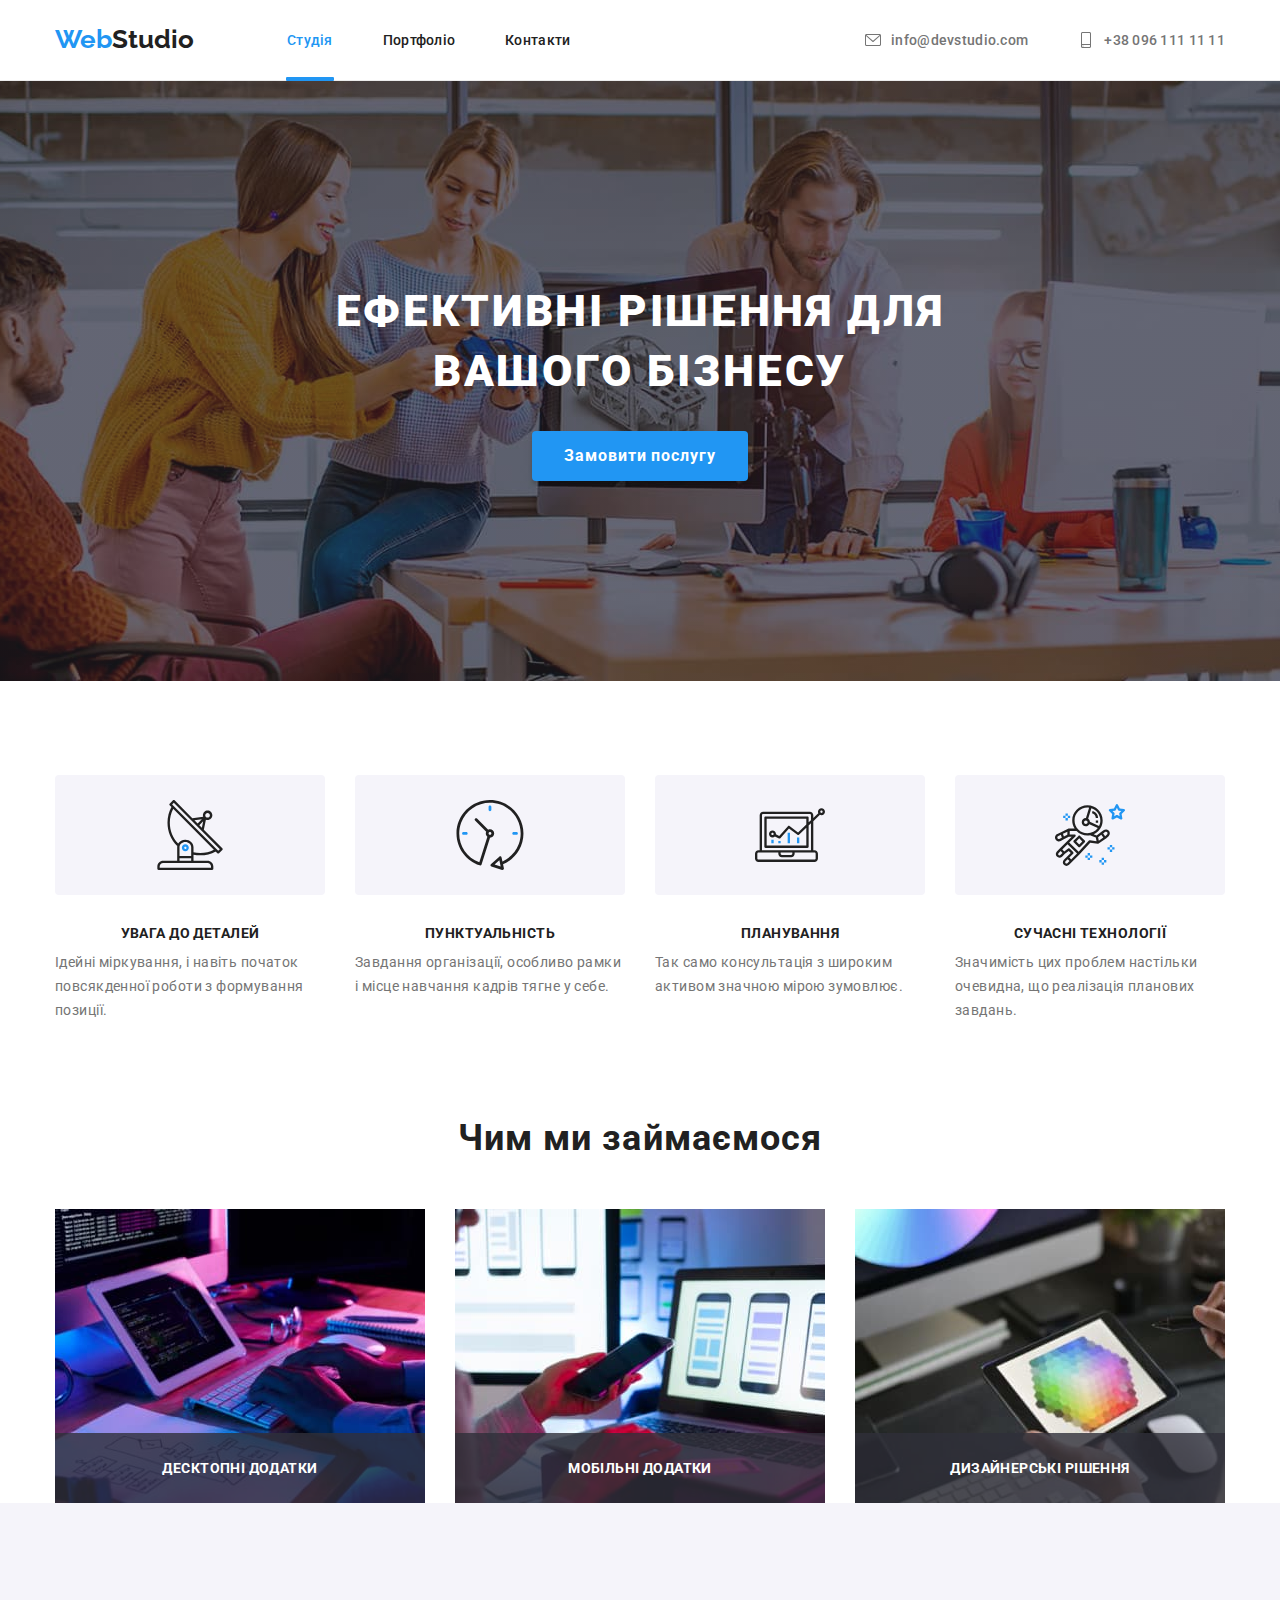
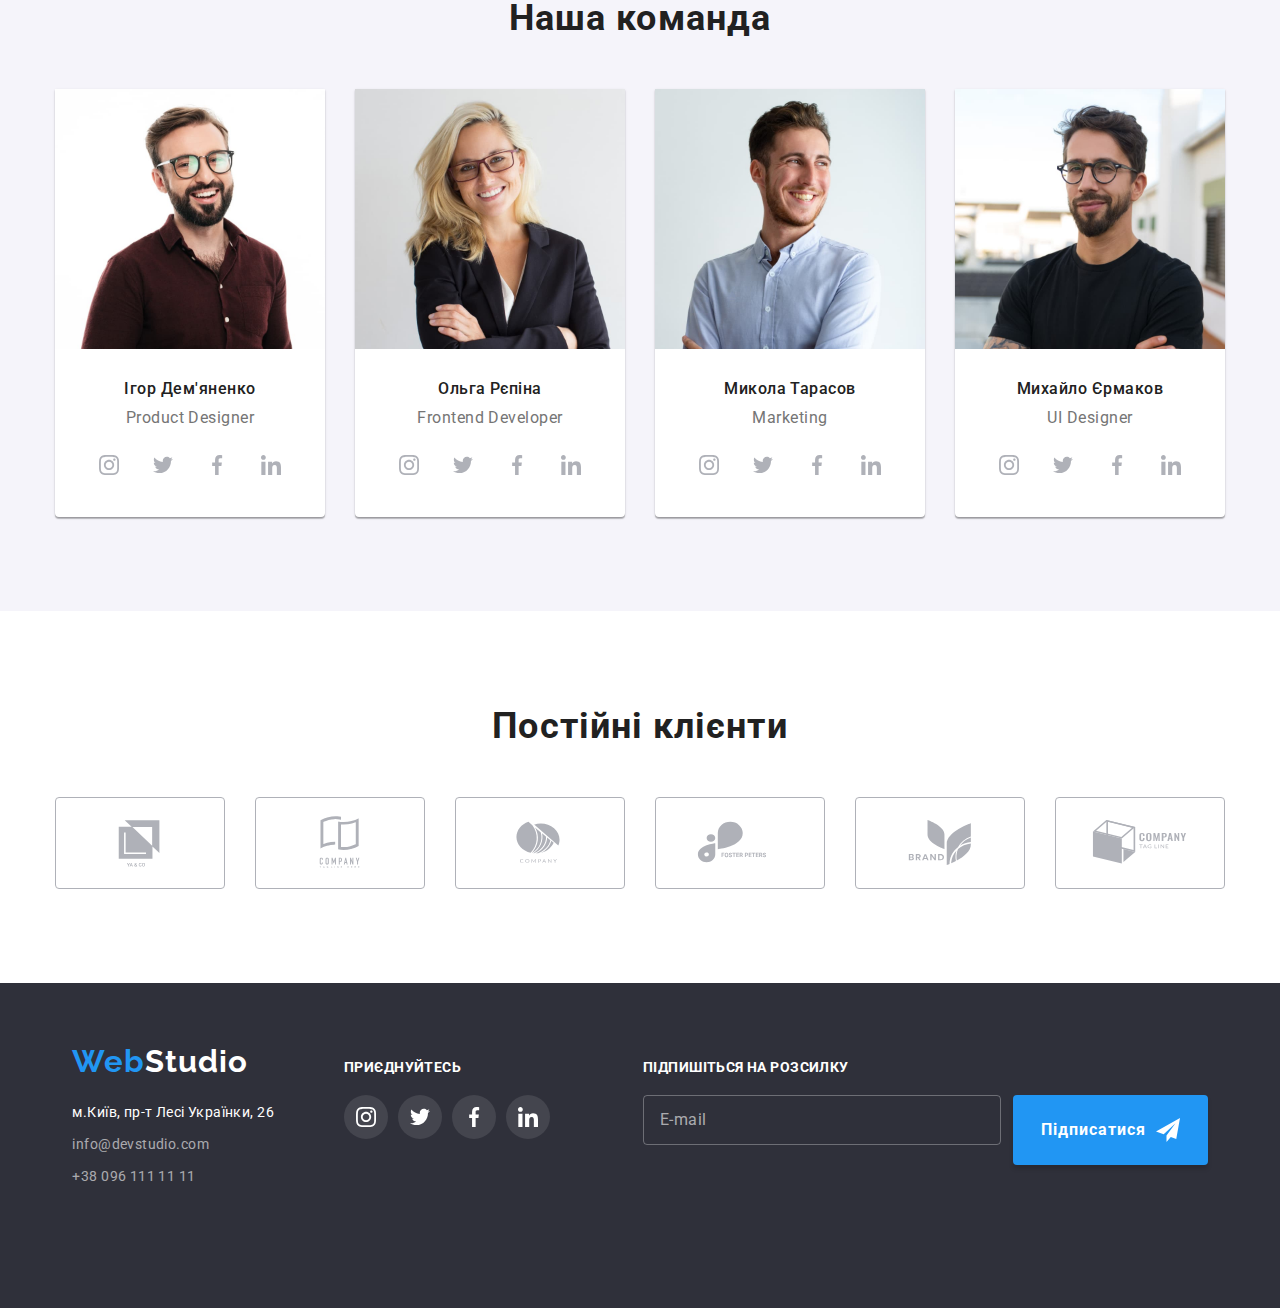
<file: index.html>
<!DOCTYPE html>
<html lang="uk">

<head>
    <meta charset="UTF-8">
    <meta http-equiv="X-UA-Compatible" content="IE=edge">
    <meta name="viewport" content="width=device-width, initial-scale=1.0">
    <title>WebStudio</title>
    <link rel="preconnect" href="https://fonts.googleapis.com">
    <link rel="preconnect" href="https://fonts.gstatic.com" crossorigin>
    <link href="https://fonts.googleapis.com/css2?family=Raleway:wght@700&family=Roboto:wght@400;500;700;900&display=swap"
    rel="stylesheet">
    <link rel="stylesheet" href="https://cdnjs.cloudflare.com/ajax/libs/modern-normalize/1.1.0/modern-normalize.css"
        integrity="sha512-Y0MM+V6ymRKN2zStTqzQ227DWhhp4Mzdo6gnlRnuaNCbc+YN/ZH0sBCLTM4M0oSy9c9VKiCvd4Jk44aCLrNS5Q=="
        crossorigin="anonymous" referrerpolicy="no-referrer">
    <link rel="stylesheet" href="./css/main.min.css">
</head>

<body>
    <header class="header">
        <div class="container header__container">
        <a lang="en" class="logo header__logo text" href="./index.html"><span class="color-web">Web</span>Studio</a>
        <nav class="navigation header_navigation">
            <ul class="menu link">
                <li class="menu__studio"><a class="menu__link text text-color" href="./index.html">Студія</a></li>
                <li class="menu__studio"><a class="menu__link text" href="./portfolio.html">Портфоліо</a></li>
                <li class="menu__studio"><a class="menu__link text" href="#">Контакти</a></li>
            </ul>
        </nav>
        <ul class="header__contact link">
            <div class="header-email-container">
            <li class="header__contact-list">
                <a class="header__link" href="mailto:info@devstudio.com"> 
                <svg class="header__email" width="16" height="16"> 
                <use href="./images/icons.svg#icon-envelope"></use>
                </svg> info@devstudio.com</a> 
            </li>
            <li class="header__contact-list">
                <a class="header__link email" href="tel:+380961111111">
                <svg class="header__tel" width="16" height="16">
                    <use href="./images/icons.svg#icon-smartphone"></use>
                </svg>+38 096 111 11 11</a>
            </li>
            </div>
        </ul>
        <button type="button" class="menu-open" data-menu-open>
            <svg class="menu-icon" width="24" height="16">
                <use href="./images/icons.svg#icon-menu_24px"></use>
            </svg>
        </div>
        <div class="mob-menu is-hidden" data-menu>
            <div class="container">
                <div class="mob-menu-top">
            <button type="button" class="menu-close" data-menu-close>
                <svg class="menu-icon-close" width="19" height="19">
                    <use href="./images/icons.svg#icon-close_24px"></use>
                </svg>
            </button>
                <nav class="navigation mob_navigation">
                    <ul class="mob-menu-list link">
                        <li class="mob-menu-item">
                            <a class="mob-menu__link text text-color" href="./index.html">Студія</a></li>
                        <li class="mob-menu-item">
                            <a class="mob-menu__link text" href="./portfolio.html">Портфоліо</a></li>
                        <li class="mob-menu-item">
                            <a class="mob-menu__link text" href="#">Контакти</a></li>
                    </ul>
                </nav> 
                </div>
                <div class="mob-menu-bot">
                <ul class="mob__contact link">
                    <li class="mob__contact-list">
                        <a class="mob__link text" href="tel:+380961111111">+38 096 111 11 11</a>
                    </li>
                    <li class="mob__contact-list">
                        <a class="mob__link-email text" href="mailto:info@devstudio.com">info@devstudio.com</a> 
                    </li>
                </ul>
                <ul class="mob-soc">
                    <li class="mob-soc-link link">
                        <a href="instagram.com" class="mob-soc-list mob-after text">Instagram</a>
                    </li>
                    <li class="mob-soc-link link">
                        <a href="twitter.com" class="mob-soc-list mob-after text">Twitter</a>
                    </li>
                    <li class="mob-soc-link link">
                        <a href="facebook.com.ua" class="mob-soc-list mob-after text">Facebook</a> 
                    </li>
                    <li class="mob-soc-link link">
                        <a href="linkedin.com" class="mob-soc-list text">LinkedIn</a>
                    </li>
                </ul>
                </div>
            </div>
        </div>
    
    </header>
    <main>
        <section class="hero">
            <div class="hero__container container">
            <h1 class="hero__title">Ефективні рішення для вашого бізнесу</h1>
            <button class="hero__btn" type="button" data-modal-open>Замовити послугу</button>
            </div>
        </section>
        <section class="about">
            <div class="about__container container">
            <h2 class="about__uptitle">Про нас</h2>
            <ul class="about__list link">
                <li class="about__item">
                    <div class="about__picture">
                        <svg class="about__img" width="70" height="70">
                            <use href="./images/icons.svg#icon-antenna"></use>
                        </svg>
                    </div>
                    <h3 class="about__title">УВАГА ДО ДЕТАЛЕЙ</h3>
                    <p class="about__subtitle">Ідейні міркування, і навіть початок повсякденної роботи з формування позиції.</p>
                </li>
                <li class="about__item">
                    <div class="about__picture">
                        <svg class="abo__img" width="70" height="70">
                            <use href="./images/icons.svg#icon-clock"></use>
                        </svg>
                    </div>
                    <h3 class="about__title">ПУНКТУАЛЬНІСТЬ</h3>
                    <p class="about__subtitle">Завдання організації, особливо рамки і місце навчання кадрів тягне у себе.</p>
                </li>
                <li class="about__item">
                    <div class="about__picture">
                        <svg class="about__img" width="70" height="70">
                            <use href="./images/icons.svg#icon-diagram"></use>
                        </svg>
                    </div>
                    <h3 class="about__title">ПЛАНУВАННЯ</h3>
                    <p class="about__subtitle">Так само консультація з широким активом значною мірою зумовлює.</p>
                </li>
                <li class="about__item">
                    <div class="about__picture">
                        <svg class="about__img" width="70" height="70">
                            <use href="./images/icons.svg#icon-astronaut"></use>
                        </svg>
                    </div>
                    <h3 class="about__title">СУЧАСНІ ТЕХНОЛОГІЇ</h3>
                    <p class="about__subtitle">Значимість цих проблем настільки очевидна, що реалізація планових завдань.</p>
                </li>
            </ul>
            </div>
        </section>
        <section class="work-about">
            <div class="work-container container">
            <h2 class="work">Чим ми займаємося</h2>
            <ul class="work-list link">
                <li class="work-item">
                    <div class="work-picture">
                        <img srcset="./images/img.jpg 1x, ./images/img-2x.jpg 2x" 
                        src="./images/img.jpg" width="370" alt="Джаваскріпт">
                        <p class="work-subtitle">Десктопні додатки</p>
                    </div>
                </li>
                <li class="work-item">
                    <div class="work-picture">
                    <img srcset="./images/box2.jpg 1x, ./images/box2-2x.jpg 2x" 
                    src="./images/box2.jpg" width="370" alt="Дизайн">
                    <p class="work-subtitle">Мобільні додатки</p>
                    </div>
                </li>
                <li class="work-item">
                    <div class="work-picture">
                    <img srcset="./images/box3.jpg 1x, ./images/box3-2x.jpg 2x"
                    src="./images/box3.jpg" width="370" alt="Кольори">
                    <p class="work-subtitle">Дизайнерські рішення</p>
                    </div>
                </li>
            </ul>
            </div>
        </section>
        <section class="teams">
            <div class="container">
            <h2 class="teams-title" >Наша команда</h2>
            <ul class="teams-list link">
                <li class="teams-item">
                    <picture>
                        <source srcset="/images/ava1.jpg 1x, ./images/teams1-2x.jpg 2x" 
                        media="(min-width: 1200px)"/>
                        <source srcset="/images/teams1-tab.jpg 1x, ./images/teams1-tab-2x.jpg 2x" 
                        media="(min-width: 768px)"/>
                        <source srcset="/images/teams1-mob.jpg 1x, ./images/teams1-mob-2x.jpg 2x" 
                        media="(max-width: 480px)"/>
                        <img class="img-container"
                        src="./images/ava1.jpg" width="460" alt="Робітник">
                    </picture>
                    <h3 class="teams-item-text">Ігор Дем'яненко</h3>
                    <p class="teams-position" lang="en">Product Designer</p>
                    <ul class="teams-soc-list link">
                        <li class="teams-soc-item">
                            <a class="teams-soc-link" href="*"> 
                                <svg class="teams-soc-icon" width="20" height="20">
                                    <use href="./images/icons.svg#icon-instagram"></use>
                                </svg>
                            </a>
                        </li>
                        <li class="teams-soc-item">
                            <a class="teams-soc-link" href="*">
                                <svg class="teams-soc-icon" width="20" height="20">
                                    <use href="./images/icons.svg#icon-twitter"></use>
                                </svg>
                            </a>
                        </li>
                        <li class="teams-soc-item">
                            <a class="teams-soc-link" href="*">
                                <svg class="teams-soc-icon" width="20" height="20">
                                    <use href="./images/icons.svg#icon-facebook"></use>
                                </svg>
                            </a>
                        </li>
                        <li class="teams-soc-item">
                            <a class="teams-soc-link text" href="*">
                                <svg class="teams-soc-icon" width="20" height="20">
                                    <use href="./images/icons.svg#icon-linkedin"></use>
                                </svg>
                            </a>
                        </li>
                    </ul>
                <li class="teams-item">
                    <picture>
                        <source srcset="/images/ava2.jpg 1x, ./images/teams2-2x.jpg 2x" 
                        media="(min-width: 1200px)"/>
                        <source srcset="/images/teams2-tab.jpg 1x, ./images/teams2-tab-2x.jpg 2x" 
                        media="(min-width: 768px)"/>
                        <source srcset="/images/teams2-mob.jpg 1x, ./images/teams2-mob-2x.jpg 2x" 
                        media="(max-width: 480px)"/>
                        <img class="img-container" 
                        src="./images/ava2.jpg" width="460" alt="Робітник">
                    </picture>
                    <h3 class="teams-item-text">Ольга Рєпіна</h3>
                    <p class="teams-position" lang="en">Frontend Developer</p>
                    <ul class="teams-soc-list link">
                        <li class="teams-soc-item">
                            <a class="teams-soc-link" href="*">
                                <svg class="teams-soc-icon" width="20" height="20">
                                    <use href="./images/icons.svg#icon-instagram"></use>
                                </svg>
                            </a>
                        </li>
                        <li class="teams-soc-item">
                            <a class="teams-soc-link" href="*">
                                <svg class="teams-soc-icon" width="20" height="20">
                                    <use href="./images/icons.svg#icon-twitter"></use>
                                </svg>
                            </a>
                        </li>
                        <li class="teams-soc-item">
                            <a class="teams-soc-link" href="*">
                                <svg class="teams-soc-icon" width="20" height="20">
                                    <use href="./images/icons.svg#icon-facebook"></use>
                                </svg>
                            </a>
                        </li>
                        <li class="teams-soc-item">
                            <a class="teams-soc-link text" href="*">
                                <svg class="teams-soc-icon" width="20" height="20">
                                    <use href="./images/icons.svg#icon-linkedin"></use>
                                </svg>
                            </a>
                        </li>
                    </ul>
                </li>
                <li class="teams-item">
                    <picture>
                        <source srcset="/images/ava3.jpg 1x, ./images/teams3-2x.jpg 2x" 
                        media="(min-width: 1200px)"/>
                        <source srcset="/images/teams3-tab.jpg 1x, ./images/teams3-tab-2x.jpg 2x" 
                        media="(min-width: 768px)"/>
                        <source srcset="/images/teams3-mob.jpg 1x, ./images/teams3-mob-2x.jpg 2x" 
                        media="(max-width: 480px)"/>
                        <img class="img-container"
                            src="./images/ava3.jpg" width="460" alt="Робітник">
                    </picture>
                    <h3 class="teams-item-text">Микола Тарасов</h3>
                    <p class="teams-position" lang="en">Marketing</p>
                    <ul class="teams-soc-list link">
                        <li class="teams-soc-item">
                            <a class="teams-soc-link" href="*">
                                <svg class="teams-soc-icon" width="20" height="20">
                                    <use href="./images/icons.svg#icon-instagram"></use>
                                </svg>
                            </a>
                        </li>
                        <li class="teams-soc-item">
                            <a class="teams-soc-link" href="*">
                                <svg class="teams-soc-icon" width="20" height="20">
                                    <use href="./images/icons.svg#icon-twitter"></use>
                                </svg>
                            </a>
                        </li>
                        <li class="teams-soc-item">
                            <a class="teams-soc-link" href="*">
                                <svg class="teams-soc-icon" width="20" height="20">
                                    <use href="./images/icons.svg#icon-facebook"></use>
                                </svg>
                            </a>
                        </li>
                        <li class="teams-soc-item">
                            <a class="teams-soc-link text" href="*">
                                <svg class="teams-soc-icon" width="20" height="20">
                                    <use href="./images/icons.svg#icon-linkedin"></use>
                                </svg>
                            </a>
                        </li>
                    </ul>
                    </li>
                <li class="teams-item">
                    <picture>
                        <source srcset="/images/ava4.jpg 1x, ./images/teams4-2x.jpg 2x" 
                        media="(min-width: 1200px)"/>
                        <source srcset="/images/teams4-tab.jpg 1x, ./images/teams4-tab-2x.jpg 2x" 
                        media="(min-width: 768px)"/>
                        <source srcset="/images/teams4-mob.jpg 1x, ./images/teams4-mob-2x.jpg 2x" 
                        media="(max-width: 480px)"/>
                        <img class="img-container"
                        src="./images/ava4.jpg" width="460" alt="Робітник">
                    </picture>
                    <h3 class="teams-item-text">Михайло Єрмаков</h3>
                    <p class="teams-position" lang="en">UI Designer</p>
                    <ul class="teams-soc-list link">
                        <li class="teams-soc-item">
                            <a class="teams-soc-link" href="*">
                                <svg class="teams-soc-icon" width="20" height="20">
                                    <use href="./images/icons.svg#icon-instagram"></use>
                                </svg>
                            </a>
                        </li>
                        <li class="teams-soc-item">
                            <a class="teams-soc-link" href="*">
                                <svg class="teams-soc-icon" width="20" height="20">
                                    <use href="./images/icons.svg#icon-twitter"></use>
                                </svg>
                            </a>
                        </li>
                        <li class="teams-soc-item">
                            <a class="teams-soc-link" href="*">
                                <svg class="teams-soc-icon" width="20" height="20">
                                    <use href="./images/icons.svg#icon-facebook"></use>
                                </svg>
                            </a>
                        </li>
                        <li class="teams-soc-item">
                            <a class="teams-soc-link text" href="*">
                                <svg class="teams-soc-icon" width="20" height="20">
                                    <use href="./images/icons.svg#icon-linkedin"></use>
                                </svg>
                            </a>
                        </li>
                    </ul>
                    </li>
            </ul>
            </div>
        </section>
        <section class="client">
            <div class="container">
            <h2 class="client-title">Постійні клієнти</h2>
            <ul class="client-list link">
                <li class="client-item">
                    <a class="client-link" href="*">
                        <svg class="client-icons" width="106" height="60">
                            <use href="./images/icons.svg#icon-yaandco"></use>
                        </svg>
                    </a>
                </li>
                <li class="client-item">
                    <a class="client-link" href="*">
                        <svg class="client-icons" width="106" height="60">
                            <use href="./images/icons.svg#icon-taglinehear"></use>
                        </svg>
                    </a>
                </li>
                <li class="client-item">
                    <a class="client-link" href="*">
                        <svg width="106" height="60">
                            <use class="client-icons" href="./images/icons.svg#icon-company"></use>
                        </svg>
                    </a>
                </li>
                <li class="client-item">
                    <a class="client-link" href="*">
                        <svg class="client-icons" width="106" height="60">
                            <use href="./images/icons.svg#icon-fosterpeters"></use>
                        </svg>
                    </a>
                </li>
                <li class="client-item">
                    <a class="client-link" href="*">
                        <svg class="client-icons" width="106" height="60">
                            <use href="./images/icons.svg#icon-brand"></use>
                        </svg>
                    </a>
                </li>
                <li class="client-item">
                    <a class="client-link" href="*">
                        <svg class="client-icons" width="106" height="60">
                            <use href="./images/icons.svg#icon-companytagline"></use>
                        </svg>
                    </a>
                </li>
            </ul>
            </div>
        </section>

    </main>
    <footer class="contacts">
        <div class="container footer-container">
            <div class="adress-container">
            <a lang="en" class="contacts-logo text" href="./index.html"><span class="color-web">Web</span>Studio</a>
            <address class="contacts-adress">
            <ul class="contacts-list-address">
                <li class="link address-item">
                    <a class="contacts-maps text" href="https://goo.gl/maps/iKFTz4et59TFvvRy9" target="_blank" rel="noreferrer noopener">
                м.Київ, пр-т Лесі Українки, 26</a>
                </li>
                <li class="link address-item">
                    <a class="contacts-item text" href="mailto:info@devstudio.com">info@devstudio.com</a>
                </li>
                <li class="link address-item">
                    <a class="contacts-item text" href="tel:+380961111111">+38 096 111 11 11</a>
                </li> 
            </ul>
            </address>
            </div>
            <div class="join-container">
            <p class="join-title">приєднуйтесь</p>
            <ul class="join-soc-list link">
                <li class="join-soc-item">
                    <a class="join-soc-link" href="*">
                        <svg class="join-soc-icon" width="20" height="20">
                            <use href="./images/icons.svg#icon-instagram"></use>
                        </svg>
                    </a>
                </li>
                <li class="join-soc-item">
                    <a class="join-soc-link" href="*">
                        <svg class="join-soc-icon" width="20" height="20">
                            <use href="./images/icons.svg#icon-twitter"></use>
                        </svg>
                    </a>
                </li>
                <li class="join-soc-item">
                    <a class="join-soc-link" href="*">
                        <svg class="join-soc-icon" width="20" height="20">
                            <use href="./images/icons.svg#icon-facebook"></use>
                        </svg>
                    </a>
                </li>
                <li class="join-soc-item">
                    <a class="join-soc-link text" href="*">
                        <svg class="join-soc-icon" width="20" height="20">
                            <use href="./images/icons.svg#icon-linkedin"></use>
                        </svg>
                    </a>
                </li>
            </ul>
            </div>
                <div class="email-input">
                    <label for="footer-email" class="input-title">Підпишіться на розсилку</label>
                    <form>
                        <div class="sign-container">
                            <input type="email" 
                                name="email" 
                                class="input-sign" 
                                placeholder="E-mail"
                                id="footer-email"
                                required>
                            <button type="submit" class="btn-submit">Підписатися
                                <svg class="sign-icon" width="24" height="24">
                                    <use href="./images/icons.svg#icon-icon-send"></use>
                                </svg>
                            </button>
                        </div>
                    </form>
                </div>
        </div>
    </footer>
    <div class="backdrop is-hidden" data-modal>
        <div class="modal">
            <button type="button" class="modal-close" data-modal-close>
                <svg class="icon" width="18" height="18">
                    <use class="close-icons" href="./images/icons.svg#icon-close"></use>
                </svg>
            </button>
            <p class="modal-title">Залиште свої дані, ми вам передзвонимо</p>
            <form class="modal-form">
                <div class="modal-field">
                <label for="user-name" class="input-label">Ім'я</label>
                <div class="input-wrap">
                    <input 
                    type="text"
                    name="user-name"
                    class="input-modal"
                    id="user-name"
                    required
                    >
                    <svg class="modal-icons" width="18" height="18">
                        <use href="./images/icons.svg#icon-personblack"></use>
                    </svg>
                </div>
                <label for="user-tel" class="input-label">Телефон</label>
                <div class="input-wrap">
                    <input 
                    type="tel" 
                    name="user-tel" 
                    class="input-modal" 
                    id="user-tel" 
                    required
                    >
                    <svg class="modal-icons" width="18" height="18">
                        <use href="./images/icons.svg#icon-phoneblack"></use>
                    </svg>
                </div>
                <label for="user-email" class="input-label">Пошта</label>
                <div class="input-wrap">
                <input 
                    type="email" 
                    name="user-email" 
                    class="input-modal" 
                    id="user-email" 
                    required
                    >
                    <svg class="modal-icons" width="18" height="18">
                        <use href="./images/icons.svg#icon-emailblack"></use>
                    </svg>
                </div>
                <div class="modal-text">
                    <label for="user-text" class="input-label">Коментар</label>
                    <div class="coment-wrap">
                    <textarea name="user-text" 
                    id="user-text" 
                    class="modal-coment"
                    placeholder="Введіть текст"></textarea>
                    </div>
                    <input type="checkbox" 
                    name="policy" 
                    class="modal-check hide" 
                    id="policy">
                    <label for="policy" class="check-text">Погоджуюся з розсилкою та приймаю <a href="*" class="link-contract">Умови договору</a></label>
                    <div class="button-form">
                    <button type="submit" class="form-btn">Відправити</button>
                    </div>
                </div>
                </div>
            </form>
        </div>
    </div>
    <script src="./js/modal.js"></script>
    <script src="./js/menu.js"></script>
</body>
</file>
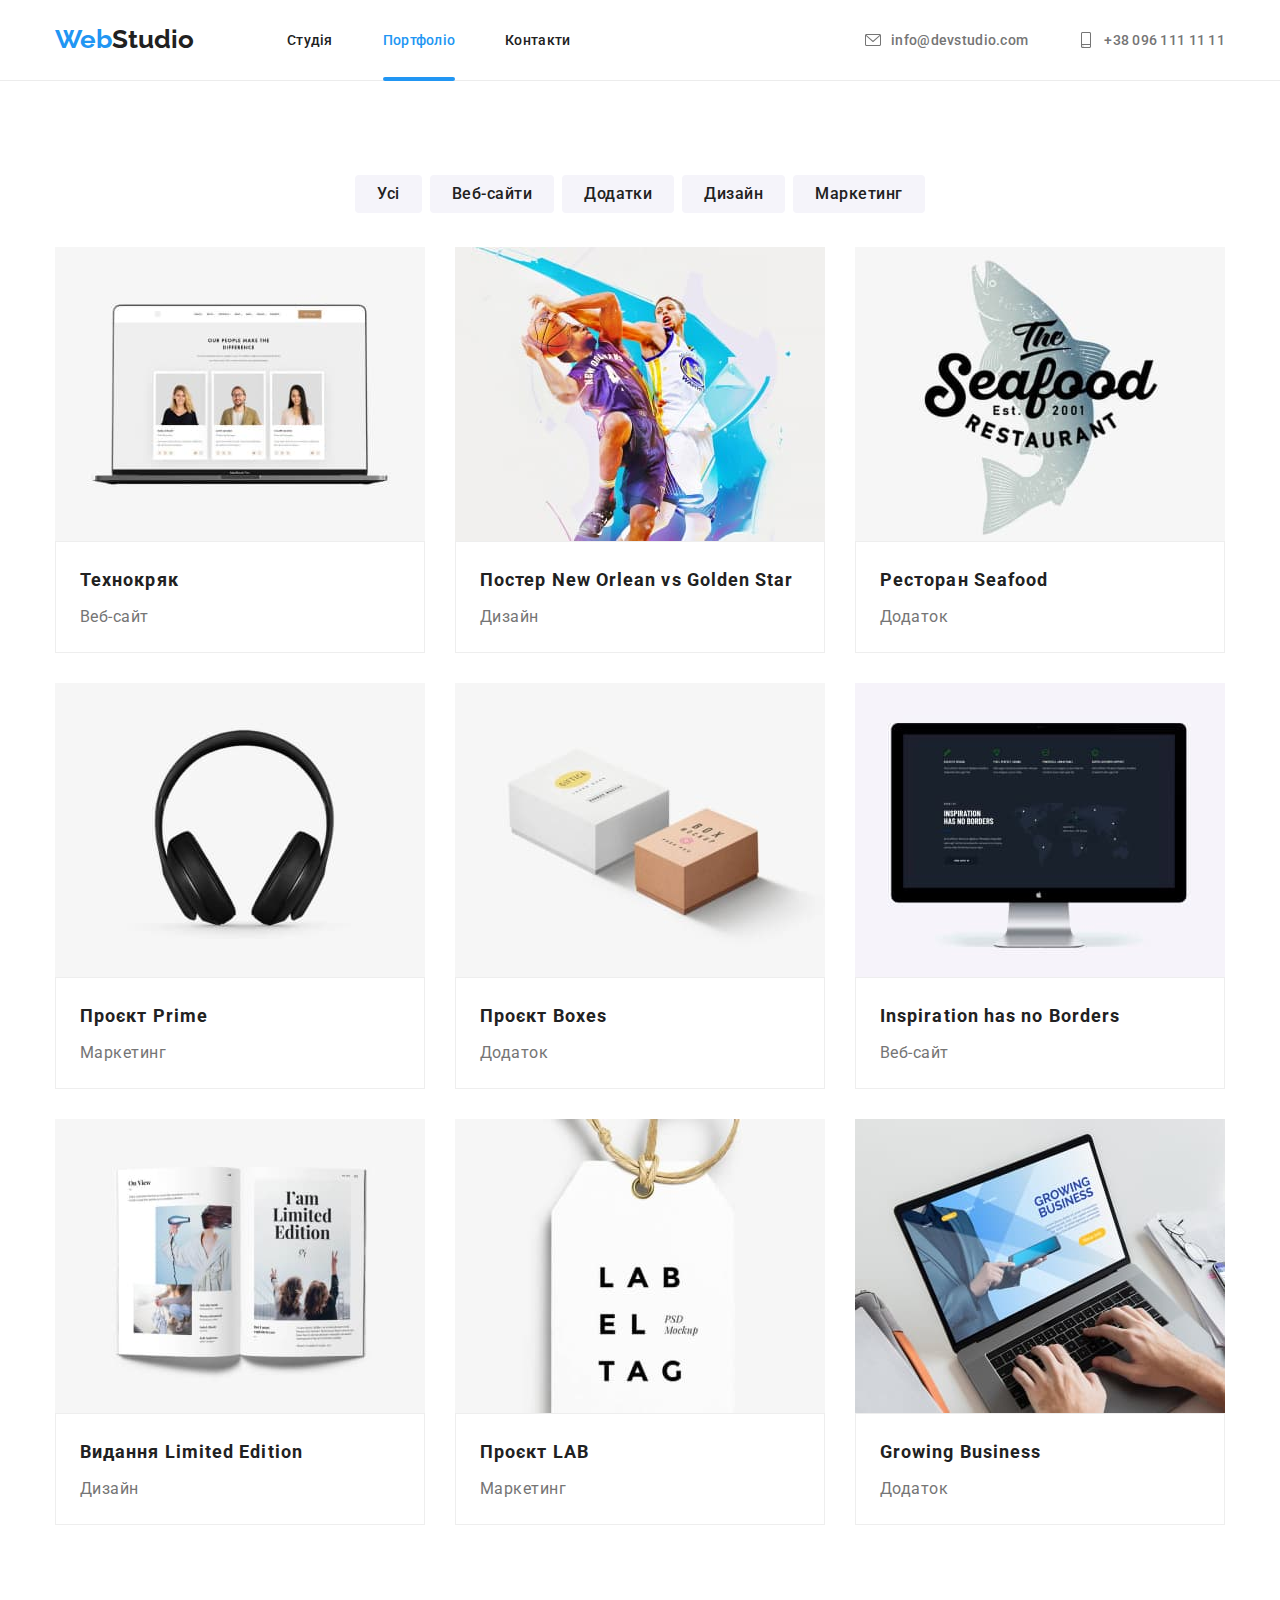
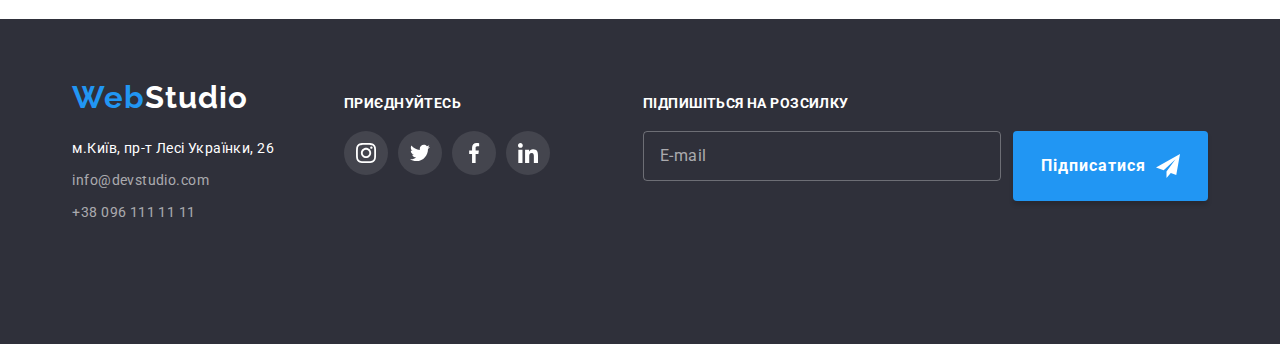
<file: portfolio.html>
<!DOCTYPE html>
<html lang="en">
<head>
    <meta charset="UTF-8">
    <meta http-equiv="X-UA-Compatible" content="IE=edge">
    <meta name="viewport" content="width=device-width, initial-scale=1.0">
    <title>Portfolio</title>
    <link rel="preconnect" href="https://fonts.googleapis.com">
    <link rel="preconnect" href="https://fonts.gstatic.com" crossorigin>
    <link href="https://fonts.googleapis.com/css2?family=Raleway:wght@700&family=Roboto:wght@400;500;700;900&display=swap"
    rel="stylesheet">
    <link rel="stylesheet" href="https://cdnjs.cloudflare.com/ajax/libs/modern-normalize/1.1.0/modern-normalize.css"
        integrity="sha512-Y0MM+V6ymRKN2zStTqzQ227DWhhp4Mzdo6gnlRnuaNCbc+YN/ZH0sBCLTM4M0oSy9c9VKiCvd4Jk44aCLrNS5Q=="
        crossorigin="anonymous" referrerpolicy="no-referrer">
    <link rel="stylesheet" href="./css/main.min.css">
</head>
<body>
    <header class="header">
        <div class="container header__container">
            <a lang="en" class="logo header__logo text" href="./index.html"><span class="color-web">Web</span>Studio</a>
            <nav class="navigation header_navigation">
                <ul class="menu link">
                    <li class=""><a class="menu__link text" href="./index.html">Студія</a></li>
                    <li class="menu__portfolio"><a class="menu__link text text-color" href="./portfolio.html">Портфоліо</a></li>
                    <li class=""><a class="menu__link text" href="#">Контакти</a></li>
                </ul>
            </nav>
            <ul class="header__contact link">
                <li class="header__contact-list">
                    <a class="header__link email" href="mailto:info@devstudio.com">
                        <svg class="header__email" width="16" height="16">
                            <use href="./images/icons.svg#icon-envelope"></use>
                        </svg> info@devstudio.com</a>
                </li>
                <li class="header__contact-list">
                    <a class="header__link" href="tel:+380961111111">
                        <svg class="header__tel" width="16" height="16">
                            <use href="./images/icons.svg#icon-smartphone"></use>
                        </svg>+38 096 111 11 11</a>
                </li>
            </ul>
            <button type="button" class="menu-open" data-menu-open>
                <svg class="menu-icon" width="24" height="16">
                    <use href="./images/icons.svg#icon-menu_24px"></use>
                </svg>
            </div>
            <div class="mob-menu is-hidden" data-menu>
                <div class="container">
                    <div class="mob-menu-top">
                <button type="button" class="menu-close" data-menu-close>
                    <svg class="menu-icon-close" width="19" height="19">
                        <use href="./images/icons.svg#icon-close_24px"></use>
                    </svg>
                </button>
                    <nav class="navigation mob_navigation">
                        <ul class="mob-menu-list link">
                            <li class="mob-menu-item">
                                <a class="mob-menu__link text text-color" href="./index.html">Студія</a></li>
                            <li class="mob-menu-item">
                                <a class="mob-menu__link text" href="./portfolio.html">Портфоліо</a></li>
                            <li class="mob-menu-item">
                                <a class="mob-menu__link text" href="#">Контакти</a></li>
                        </ul>
                    </nav> 
                    </div>
                    <div class="mob-menu-bot">
                    <ul class="mob__contact link">
                        <li class="mob__contact-list">
                            <a class="mob__link text" href="tel:+380961111111">+38 096 111 11 11</a>
                        </li>
                        <li class="mob__contact-list">
                            <a class="mob__link-email text" href="mailto:info@devstudio.com">info@devstudio.com</a> 
                        </li>
                    </ul>
                    <ul class="mob-soc">
                        <li class="mob-soc-link link">
                            <a href="instagram.com" class="mob-soc-list mob-after text">Instagram</a>
                        </li>
                        <li class="mob-soc-link link">
                            <a href="twitter.com" class="mob-soc-list mob-after text">Twitter</a>
                        </li>
                        <li class="mob-soc-link link">
                            <a href="facebook.com.ua" class="mob-soc-list mob-after text">Facebook</a> 
                        </li>
                        <li class="mob-soc-link link">
                            <a href="linkedin.com" class="mob-soc-list text">LinkedIn</a>
                        </li>
                    </ul>
                    </div>
                </div>
            </div>
        </div>
    </header>
    <main>
        <section class="portfolio">
            <div class="container">
            <h1 class="portfolio-title">Портфоліо</h1>
            <ul class="button-list link">
                <li class="button-item">
                <button class="button-link" type="button">Усі</button>
                </li>
                <li class="button-item">
                <button class="button-link" type="button">Веб-сайти</button>
                </li>
                <li class="button-item">
                <button class="button-link" type="button">Додатки</button>
                </li>
                <li class="button-item">
                <button class="button-link" type="button">Дизайн</button>
                </li>
                <li class="button-item">
                <button class="button-link" type="button">Маркетинг</button>
                </li>
            </ul>
        
            <ul class="portfolio-list link">
                <li class="portfolio-item">
                <div class="portfolio-text">
                <img src="./images/tehnpkryak.jpg" width="370" alt="tehnokryak">
                <p class="portfolio-uptitle">Ресурс пропонує комплексні пропозиції з різним рівнем функціоналу та сервісів. Все це дозволить відвідувачу отримати
                вичерпні відомості про компанію чи приватну особу.</p>
                </div>
                <div class="container-portfolio">
                <h2 class="portfolio-subtitle" >Технокряк</h2>
                <p class="portfolio-description">Веб-сайт</p>
                </div>
                </li>
                <li class="portfolio-item">
                <div class="portfolio-text">
                <img src="./images/poster.jpg" width="370" alt="poster">
                <p class="portfolio-uptitle">Ресурс пропонує комплексні пропозиції з різним рівнем функціоналу та сервісів. Все це
                    дозволить відвідувачу отримати
                    вичерпні відомості про компанію чи приватну особу.</p>
                </div>
                <div class="container-portfolio">
                <h2 class="portfolio-subtitle" >Постер New Orlean vs Golden Star</h2>
                <p class="portfolio-description">Дизайн</p>
                </div>
                </li>
                <li class="portfolio-item">
                <div class="portfolio-text">
                <img src="./images/seafood.jpg" width="370" alt="seafood">
                <p class="portfolio-uptitle">Ресурс пропонує комплексні пропозиції з різним рівнем функціоналу та сервісів. Все це
                    дозволить відвідувачу отримати
                    вичерпні відомості про компанію чи приватну особу.</p>
                </div>
                <div class="container-portfolio">
                <h2 class="portfolio-subtitle" >Ресторан Seafood</h2>
                <p class="portfolio-description">Додаток</p>
                </div>
                </li>
                <li class="portfolio-item">
                <div class="portfolio-text">
                <img src="./images/projectprime.jpg" width="370" alt="projectprime">
                <p class="portfolio-uptitle">Ресурс пропонує комплексні пропозиції з різним рівнем функціоналу та сервісів. Все це
                    дозволить відвідувачу отримати
                    вичерпні відомості про компанію чи приватну особу.</p>
                </div>
                <div class="container-portfolio">
                <h2 class="portfolio-subtitle" >Проєкт Prime</h2>
                <p class="portfolio-description">Маркетинг</p>
                </div>
                </li>
                <li class="portfolio-item">
                <div class="portfolio-text">
                <img src="./images/projectboxes.jpg" width="370" alt="projectboxes">
                <p class="portfolio-uptitle">Ресурс пропонує комплексні пропозиції з різним рівнем функціоналу та сервісів. Все це
                    дозволить відвідувачу отримати
                    вичерпні відомості про компанію чи приватну особу.</p>
                </div>
                <div class="container-portfolio">
                <h2 class="portfolio-subtitle" >Проєкт Boxes</h2>
                <p class="portfolio-description">Додаток</p>
                </div>
                </li>
                <li class="portfolio-item">
                <div class="portfolio-text">
                <img src="./images/inspiration.jpg" width="370" alt="inspiration">
                <p class="portfolio-uptitle">Ресурс пропонує комплексні пропозиції з різним рівнем функціоналу та сервісів. Все це дозволить відвідувачу отримати
                вичерпні відомості про компанію чи приватну особу.</p>
                </div>
                <div class="container-portfolio">
                <h2 class="portfolio-subtitle" >Inspiration has no Borders</h2>
                <p class="portfolio-description">Веб-сайт</p>
                </div>
                </li>
                <li class="portfolio-item">
                <div class="portfolio-text">
                <img src="./images/limited.jpg" width="370" alt="limited">
                <p class="portfolio-uptitle">Ресурс пропонує комплексні пропозиції з різним рівнем функціоналу та сервісів. Все це
                    дозволить відвідувачу отримати
                    вичерпні відомості про компанію чи приватну особу.</p>
                </div>
                <div class="container-portfolio">
                <h2 class="portfolio-subtitle" >Видання Limited Edition</h2>
                <p class="portfolio-description">Дизайн</p>
                </div>
                </li>
                <li class="portfolio-item">
                <div class="portfolio-text">
                <img src="./images/projectlab.jpg" width="370" alt="projectlab">
                <p class="portfolio-uptitle">Ресурс пропонує комплексні пропозиції з різним рівнем функціоналу та сервісів. Все це
                    дозволить відвідувачу отримати
                    вичерпні відомості про компанію чи приватну особу.</p>
                </div>
                <div class="container-portfolio">
                <h2 class="portfolio-subtitle" >Проєкт LAB</h2>
                <p class="portfolio-description">Маркетинг</p>
                </div>
                </li>
                <li class="portfolio-item">
                <div class="portfolio-text">
                <img src="./images/growingbusiness.jpg" width="370" alt="growingbusiness">
                <p class="portfolio-uptitle">Ресурс пропонує комплексні пропозиції з різним рівнем функціоналу та сервісів. Все це
                    дозволить відвідувачу отримати
                    вичерпні відомості про компанію чи приватну особу.</p>
                </div>
                <div class="container-portfolio">
                <h2 class="portfolio-subtitle" >Growing Business</h2>
                <p class="portfolio-description">Додаток</p>
                </div>
                </li>
            </ul>
            </div>
        </section>
    </main>
    <footer class="contacts">
        <div class="container footer-container">
            <div class="adress-container">
                <a lang="en" class="contacts-logo text" href="./index.html"><span class="color-web">Web</span>Studio</a>
                <address class="contacts-adress">
                    <ul class="contacts-list-address">
                        <li class="link address-item">
                            <a class="contacts-maps text" href="https://goo.gl/maps/iKFTz4et59TFvvRy9" target="_blank"
                                rel="noreferrer noopener">
                                м.Київ, пр-т Лесі Українки, 26</a>
                        </li>
                        <li class="link address-item">
                            <a class="contacts-item text" href="mailto:info@devstudio.com">info@devstudio.com</a>
                        </li>
                        <li class="link address-item">
                            <a class="contacts-item text" href="tel:+380961111111">+38 096 111 11 11</a>
                        </li>
                    </ul>
                </address>
            </div>
            <div class="join-container">
                <p class="join-title">приєднуйтесь</p>
                <ul class="join-soc-list link">
                    <li class="join-soc-item">
                        <a class="join-soc-link" href="*">
                            <svg class="join-soc-icon" width="20" height="20">
                                <use href="./images/icons.svg#icon-instagram"></use>
                            </svg>
                        </a>
                    </li>
                    <li class="join-soc-item">
                        <a class="join-soc-link" href="*">
                            <svg class="join-soc-icon" width="20" height="20">
                                <use href="./images/icons.svg#icon-twitter"></use>
                            </svg>
                        </a>
                    </li>
                    <li class="join-soc-item">
                        <a class="join-soc-link" href="*">
                            <svg class="join-soc-icon" width="20" height="20">
                                <use href="./images/icons.svg#icon-facebook"></use>
                            </svg>
                        </a>
                    </li>
                    <li class="join-soc-item">
                        <a class="join-soc-link text" href="*">
                            <svg class="join-soc-icon" width="20" height="20">
                                <use href="./images/icons.svg#icon-linkedin"></use>
                            </svg>
                        </a>
                    </li>
                </ul>
            </div>
                <div class="email-input">
                    <p class="input-title">Підпишіться на розсилку</p>
                    <form>
                        <div class="sign-container">
                            <input type="email" 
                            name="email" 
                            class="input-sign" 
                            placeholder="E-mail"
                            required>
                            <button type="submit" class="btn-submit">Підписатися
                                <svg class="sign-icon" width="24" height="24">
                                    <use href="./images/icons.svg#icon-icon-send"></use>
                                </svg>
                            </button>
                        </div>
                    </form>
                </div>
        </div>
    </footer>
    <script src="./js/modal.js"></script>
        <script src="./js/menu.js"></script>
</body>
</html>
</file>
<file: css/main.min.css>
:root{--color-black: #212121;--color-white: #ffffff;--color-gray: #757575;--color-blue: #2196F3;--color-background: #2F303A;--gra: linear-gradient(rgba(47, 48, 58, 0.4), rgba(47, 48, 58, 0.4))}h1,h2,h3,h4,h5,h6,p{margin:0}ul{margin:0;padding:0}img{display:block;max-width:100%;height:auto;width:100%}*{box-sizing:border-box}.hide{border:0;clip:rect(1px, 1px, 1px, 1px);-webkit-clip-path:inset(50%);clip-path:inset(50%);height:1px;margin:-1px;overflow:hidden;padding:0;position:absolute;width:1px;-ms-word-wrap:normal !important}body{font-family:"Roboto",sans-serif;color:var(--color-black)}.link{list-style:none}.text{text-decoration:none}.no-scroll{overflow:hidden}.logo{font-family:"Raleway",sans-serif;font-weight:700;font-size:26px;line-height:1.1923;color:var(--color-black);padding:24px 0px 25px 0px}@media screen and (min-width: 768px){.logo{margin-right:87px}}@media screen and (min-width: 1200px){.logo{margin-right:93px}}.container{width:100%;padding-left:15px;padding-right:15px;margin:0 auto}@media screen and (min-width: 480px){.container{width:480px}}@media screen and (min-width: 768px){.container{width:768px}}@media screen and (min-width: 1200px){.container{width:1200px}}.footer-container{display:flex;flex-wrap:wrap;flex-direction:column;justify-content:center}@media screen and (min-width: 768px){.footer-container{display:flex;align-items:baseline;flex-direction:row}}@media screen and (min-width: 1200px){.footer-container{align-items:baseline}}.color-web{color:var(--color-blue)}.is-hidden{opacity:0;visibility:hidden;pointer-events:none}.backdrop{position:fixed;top:0;width:100%;height:100%;background-color:rgba(0,0,0,.2);transition:opacity 300ms linear,visibility 300ms linear}.modal{position:absolute;max-width:100%;height:695px;background-color:#fff;box-shadow:0px 1px 3px rgba(0,0,0,.12),0px 1px 1px rgba(0,0,0,.14),0px 2px 1px rgba(0,0,0,.2);border-radius:4px;top:50%;left:50%;transform:translate(-50%, -50%) scale(1) rotate(0);transition:transform 300ms linear,border-radius 300ms linear;padding:40px}@media screen and (min-width: 480px){.modal{width:405px;height:648px}}@media screen and (min-width: 1200px){.modal{width:528px;min-height:581px}}.backdrop.is-hidden .modal{transform:translate(-50%, -50%) scale(1.5) rotate(120deg);border-radius:80%}.modal-close{position:absolute;right:8px;top:8px;width:30px;height:30px;border:1px solid rgba(0,0,0,.1);border-radius:50%;background-color:var(--color-white);display:flex;align-items:center;justify-content:center;cursor:pointer;transition:background-color 250ms cubic-bezier(0.4, 0, 0.2, 1),fill 250ms cubic-bezier(0.4, 0, 0.2, 1)}.modal-close:hover,.modal-close:focus{background-color:#2196f3;fill:var(--color-white)}.modal-title{font-weight:700;font-size:20px;line-height:1.5;text-align:center;letter-spacing:.03em;color:#212121;margin-bottom:12px}@media screen and (min-width: 1200px){.modal-title{line-height:1.15}}.input-wrap{position:relative;margin-bottom:10px;margin-top:4px}.input-label{font-size:12px;line-height:1.1666;letter-spacing:.01em;color:#757575}.input-modal{border:1px solid rgba(33,33,33,.2);border-radius:4px;width:100%;height:40px;padding-left:42px;padding-right:12px;outline:rgba(0,0,0,0);transition:border 250ms cubic-bezier(0.4, 0, 0.2, 1),border-radius 250ms cubic-bezier(0.4, 0, 0.2, 1);cursor:pointer}.input-modal:focus{border:1px solid #2196f3;border-radius:4px}.modal-icons{position:absolute;left:12px;top:50%;transform:translateY(-50%);transition:fill 250ms cubic-bezier(0.4, 0, 0.2, 1)}.input-modal:focus+.modal-icons{fill:#2196f3}.modal-coment{width:100%;height:120px;outline:rgba(0,0,0,0);border:1px solid rgba(33,33,33,.2);border-radius:4px;transition:border 250ms cubic-bezier(0.4, 0, 0.2, 1),border-radius 250ms cubic-bezier(0.4, 0, 0.2, 1);resize:none;padding:16px 12px;font-size:12px;line-height:1.1666;letter-spacing:.01em;margin-top:4px}.modal-coment:focus{border:1px solid #2196f3;border-radius:4px}.modal-coment::-moz-placeholder{font-size:12px;line-height:1.1666;letter-spacing:.01em;color:rgba(117,117,117,.5)}.modal-coment:-ms-input-placeholder{font-size:12px;line-height:1.1666;letter-spacing:.01em;color:rgba(117,117,117,.5)}.modal-coment::placeholder{font-size:12px;line-height:1.1666;letter-spacing:.01em;color:rgba(117,117,117,.5)}.coment-wrap{margin-bottom:20px}.check-text{font-size:12px;line-height:1.1666666667;letter-spacing:.03em;color:#757575;display:flex;align-items:center;justify-content:center}.check-text::before{content:"";width:16px;height:15px;border:2px solid #212121;border-radius:2px;margin-right:10px;transition:background-color 250ms cubic-bezier(0.4, 0, 0.2, 1),border 250ms cubic-bezier(0.4, 0, 0.2, 1)}@media screen and (min-width: 1200px){.check-text{font-size:14px;line-height:1.7142857143}}.link-contract{font-weight:400;font-size:12px;line-height:1.1666666667;letter-spacing:.03em;-webkit-text-decoration-line:underline;text-decoration-line:underline;color:#2196f3;display:block;margin-left:5px}@media screen and (min-width: 1200px){.link-contract{font-size:14px;line-height:1.7142857143}}.modal-check:checked+.check-text::before{background-color:#2196f3;border:2px solid #2196f3;background-image:url(../images/check.svg);background-position:center;background-repeat:no-repeat}.button-form{display:flex;align-items:center;justify-content:center;margin-top:30px}.form-btn{background-color:#2196f3;box-shadow:0px 4px 4px rgba(0,0,0,.15);border-radius:4px;border-color:rgba(0,0,0,0);font-weight:700;font-size:16px;line-height:1.875;text-align:center;letter-spacing:.06em;color:#fff;padding:10px 52px;cursor:pointer}.header{border-bottom:1px solid #ececec}.header_navigation{margin-right:auto}.header__container{display:flex;align-items:center}.menu{display:none;gap:50px;position:relative}@media screen and (min-width: 768px){.menu{display:flex}}.menu__link{display:flex;font-weight:500;font-size:14px;line-height:1.1428;letter-spacing:.02em;color:var(--color-black);font-family:"Roboto",sans-serif;align-items:baseline;transition:color 250ms cubic-bezier(0.4, 0, 0.2, 1)}.menu__link:hover,.menu__link:focus{color:var(--color-blue)}.text-color{color:var(--color-blue)}.menu__studio::after{content:"";width:48px;height:4px;border-radius:2px;background-color:var(--color-blue);position:absolute;bottom:-33px;left:-1px}.menu__portfolio::after{content:"";width:72px;height:4px;border-radius:2px;background-color:var(--color-blue);display:block;position:absolute;bottom:-33px}.header__contact{display:none}@media screen and (min-width: 768px){.header__contact{display:block}}@media screen and (min-width: 1200px){.header__contact{display:flex}}.header-email-container{display:none}@media screen and (min-width: 768px){.header-email-container{display:block;margin-left:0}}@media screen and (min-width: 1200px){.header-email-container{display:flex}}.header__link{font-weight:500;font-size:12px;line-height:1.1666666667;letter-spacing:.02em;color:var(--color-gray);text-decoration:none;font-family:"Roboto",sans-serif;display:flex;align-items:center;transition:color 250ms cubic-bezier(0.4, 0, 0.2, 1)}.header__link:hover,.header__link:focus{color:var(--color-blue)}@media screen and (min-width: 768px){.header__link{margin-left:0;margin-top:10px}}@media screen and (min-width: 1200px){.header__link{margin-top:0;margin-left:50px;font-size:14px;line-height:1.1428571429}}.header__email{margin-right:10px;fill:currentColor}.header__tel{margin-right:10px;fill:currentColor}.mob-menu{position:fixed;width:100vw;height:100vh;background-color:#fff;top:0;z-index:1;padding-top:48px;padding-bottom:48px;padding-left:25px}.mob-menu>.container{height:100%;display:flex;flex-direction:column;justify-content:space-between;overflow:auto}@media screen and (min-width: 768px){.mob-menu{display:none}}.menu-open{width:40px;height:40px;background-color:rgba(0,0,0,0);border:none}@media screen and (min-width: 768px){.menu-open{display:none}}.menu-close{position:absolute;display:block;width:40px;height:40px;top:21px;right:25px;cursor:pointer;background-color:#fff;border:none}.menu-close :hover,.menu-close :focus{fill:#2196f3}.mob-menu-item:not(:last-child){margin-bottom:32px}.mob-menu__link{font-weight:500;font-size:40px;line-height:1.175;letter-spacing:.02em;color:#212121;margin-top:32px}.mob-menu-item :hover,.mob-menu-item :focus{color:#2196f3}.mob__contact{margin-bottom:64px}.mob__link{font-weight:500;font-size:25px;line-height:1.6;letter-spacing:.02em;color:#2196f3;display:block;margin-bottom:32px}@media screen and (min-width: 480px){.mob__link{font-size:34px;line-height:1.1764705882}}.mob__link-email{font-weight:500;font-size:24px;line-height:1.1666666667;letter-spacing:.02em;color:#757575;word-break:break-word}.mob-soc{display:flex;gap:20px;flex-wrap:wrap}.mob-soc-list{font-weight:500;font-size:18px;line-height:1.2222222222;letter-spacing:.02em;color:#2196f3;display:block}.mob-after{position:relative}.mob-after::after{right:-10px;height:22px;width:1px;content:"";position:absolute;background-color:rgba(33,33,33,.2)}.hero{background-color:var(--color-background);padding:118px 0;background-image:var(--gra),url(../images/hero-bg-mob.jpg);background-repeat:no-repeat;background-size:cover;background-position:center;margin:0 auto}@media(min-device-pixel-ratio: 2),(-webkit-min-device-pixel-ratio: 2),(min-resolution: 192dpi),(min-resolution: 2dppx){.hero{background-image:var(--gra),url(../images/hero-bg-mob2x.jpg)}}@media screen and (min-width: 480px){.hero{padding:118px 0;background-color:var(--color-background);background-image:var(--gra),url(../images/hero-bg-tab.jpg)}}@media screen and (min-width: 480px)and (min-device-pixel-ratio: 2),screen and (min-width: 480px)and (-webkit-min-device-pixel-ratio: 2),screen and (min-width: 480px)and (min-resolution: 192dpi),screen and (min-width: 480px)and (min-resolution: 2dppx){.hero{background-image:var(--gra),url(../images/hero-bg-tab2x.jpg)}}@media screen and (min-width: 768px){.hero{padding:118px 0;background-color:var(--color-background);background-image:var(--gra),url(../images/hero-bg.jpg)}}@media screen and (min-width: 768px)and (min-device-pixel-ratio: 2),screen and (min-width: 768px)and (-webkit-min-device-pixel-ratio: 2),screen and (min-width: 768px)and (min-resolution: 192dpi),screen and (min-width: 768px)and (min-resolution: 2dppx){.hero{background-image:var(--gra),url(../images/hero-bg2x.jpg)}}@media screen and (min-width: 1200px){.hero{padding:200px 0}}.hero__title{max-width:100%;margin:0 auto;font-weight:900;font-size:26px;line-height:1.6153846154;text-align:center;letter-spacing:.06em;text-transform:uppercase;color:var(--color-white)}@media screen and (min-width: 768px){.hero__title{width:360px}}@media screen and (min-width: 1200px){.hero__title{font-size:44px;line-height:1.3636363636;width:696px}}.hero__btn{background:var(--color-blue);box-shadow:0px 4px 4px rgba(0,0,0,.15);border-radius:4px;font-weight:700;font-size:16px;line-height:1.875;letter-spacing:.06em;color:var(--color-white);border:none;font-family:inherit;cursor:pointer;display:block;margin-left:auto;margin-right:auto;padding:10px 32px;margin-top:30px}.hero__btn:hover,.hero__btn:focus{background-color:#188ce8;box-shadow:0px 4px 4px rgba(0,0,0,.15);border-radius:4px}.hero_container{padding:0}@media screen and (min-width: 480px){.hero_container{max-width:480px;padding:118px 50px}}@media screen and (min-width: 768px){.hero_container{max-width:768px;padding:118px 189px}}@media screen and (min-width: 1200px){.hero_container{max-width:1200px;padding:200px 237px}}.about__container{padding-top:60px;padding-bottom:60px}@media screen and (min-width: 768px){.about__container{padding-top:60px;padding-bottom:60px}}@media screen and (min-width: 1200px){.about__container{padding-top:94px;padding-bottom:94px}}.about__uptitle{position:absolute;width:1px;height:1px;margin:-1px;border:0;padding:0;white-space:nowrap;-webkit-clip-path:inset(100%);clip-path:inset(100%);clip:rect(0 0 0 0);overflow:hidden}.about__list{display:flex;flex-wrap:wrap;gap:30px}.about__item{width:100%}@media screen and (min-width: 768px){.about__item{width:calc((100% - 30px)/2)}}@media screen and (min-width: 1200px){.about__item{width:calc((100% - 90px)/4)}}.about__picture{width:100%;height:120px;background-color:#f5f4fa;border-radius:4px;display:flex;align-items:center;justify-content:center;margin-bottom:30px}.about__title{font-weight:700;font-size:14px;line-height:1.1428;letter-spacing:.03em;text-transform:uppercase;color:var(--color-black);margin-bottom:10px;width:100%;text-align:center}.about__subtitle{width:100%;font-size:14px;line-height:1.7142;letter-spacing:.03em;color:var(--color-gray)}.work{margin-bottom:50px;font-weight:700;font-size:36px;line-height:1.1666;text-align:center;letter-spacing:.03em;color:var(--color-black);text-align:center;display:none}@media screen and (min-width: 1200px){.work{max-width:1200px;display:block;padding:0}}.work-list{display:none;justify-content:center;gap:30px;position:relative}@media screen and (min-width: 1200px){.work-list{display:flex}}.work-picture{position:relative}.work-subtitle{position:absolute;bottom:0;width:100%;height:70px;font-weight:700;font-size:14px;line-height:1.1428;letter-spacing:.03em;text-transform:uppercase;color:var(--color-white);background-color:rgba(47,48,58,.8);display:flex;align-items:center;justify-content:center}.work-about{padding-top:0}.teams{background:#f5f4fa;padding-top:60px;padding-bottom:60px}@media screen and (min-width: 768px){.teams{padding-top:60px;padding-bottom:60px}}@media screen and (min-width: 1200px){.teams{padding-top:94px;padding-bottom:94px}}.teams-title{font-weight:700;font-size:33px;line-height:1.1785714286;font-size:36px;line-height:1.1666;letter-spacing:.03em;color:var(--color-black);text-align:center;margin-bottom:30px}@media screen and (min-width: 768px){.teams-title{margin-bottom:30px}}@media screen and (min-width: 1200px){.teams-title{margin-bottom:50px;font-size:36px;line-height:1.1666}}.teams-list{display:flex;flex-wrap:wrap;gap:30px}.teams-item{background-color:var(--color-white);box-shadow:0px 1px 3px rgba(0,0,0,.12),0px 1px 1px rgba(0,0,0,.14),0px 2px 1px rgba(0,0,0,.2);padding-bottom:30px;border-radius:0px 0px 4px 4px;width:100%}@media screen and (min-width: 768px){.teams-item{width:calc((100% - 30px)/2)}}@media screen and (min-width: 1200px){.teams-item{width:calc((100% - 90px)/4)}}.img-container{margin-bottom:30px}.teams-item-text{font-weight:500;font-size:16px;line-height:1.1875;letter-spacing:.03em;color:var(--color-black);text-align:center;margin-bottom:10px}.teams-position{font-size:16px;line-height:1.1875;letter-spacing:.03em;color:var(--color-gray);text-align:center;margin-bottom:16px}.teams-soc-list{display:flex;justify-content:center;gap:10px}.teams-soc-item{width:44px;height:44px}.teams-soc-link{width:100%;height:100%;color:#afb1b8;background-color:var(--color-white);border-radius:50%;display:flex;align-items:center;justify-content:center;transition:color 250ms cubic-bezier(0.4, 0, 0.2, 1),background-color 250ms cubic-bezier(0.4, 0, 0.2, 1)}.teams-soc-link:hover,.teams-soc-link:focus{background-color:var(--color-blue);color:var(--color-white)}.teams-soc-icon{fill:currentColor}.client{padding-top:60px;padding-bottom:60px}@media screen and (min-width: 768px){.client{padding-top:60px;padding-bottom:60px}}@media screen and (min-width: 1200px){.client{padding-top:94px;padding-bottom:94px}}.client-title{font-weight:700;font-size:28px;line-height:1.1785714286;text-align:center;letter-spacing:.03em;color:var(--color-black);margin-bottom:30px}@media screen and (min-width: 768px){.client-title{margin-bottom:30px}}@media screen and (min-width: 1200px){.client-title{margin-bottom:50px;font-size:36px;line-height:1.1666666667}}.client-list{width:100%;display:flex;flex-wrap:wrap;gap:30px}.client-item{width:100%;width:calc((100% - 30px)/2)}@media screen and (min-width: 768px){.client-item{width:calc((100% - 60px)/3)}}@media screen and (min-width: 1200px){.client-item{width:calc((100% - 150px)/6)}}.client-link{height:92px;border-radius:4px;color:#afb1b8;border:1px solid #afb1b8;display:flex;align-items:center;justify-content:center;transition:color 250ms cubic-bezier(0.4, 0, 0.2, 1),border 250ms cubic-bezier(0.4, 0, 0.2, 1),border-radius 250ms cubic-bezier(0.4, 0, 0.2, 1)}.client-link:hover,.client-link:focus{border:1px solid #2196f3;border-radius:4px;color:var(--color-blue)}.client-icons{fill:currentColor}.contacts{background-color:var(--color-background);padding:60px 0}.adress-container{display:flex;flex-direction:column;align-items:center;margin-bottom:60px}@media screen and (min-width: 768px){.adress-container{margin-bottom:60px}}@media screen and (min-width: 1200px){.adress-container{align-items:flex-start}}.contacts-logo{font-family:"Raleway",sans-serif;font-weight:700;font-size:24px;line-height:1.1666666667;letter-spacing:.03em;color:var(--color-white);display:block;margin-bottom:20px}@media screen and (min-width: 1200px){.contacts-logo{font-size:31px;line-height:1.1923076923}}.contacts-maps{font-size:14px;line-height:1.7142857143;letter-spacing:.03em;color:var(--color-white);transition:color 250ms cubic-bezier(0.4, 0, 0.2, 1)}.contacts-maps:hover,.contacts-maps:focus{color:var(--color-blue)}.contacts-adress{font-style:normal;font-family:"Roboto",sans-serif}.contacts-item{font-size:14px;line-height:1.7142857143;letter-spacing:.03em;color:rgba(255,255,255,.6);transition:color 250ms cubic-bezier(0.4, 0, 0.2, 1)}.contacts-item:hover,.contacts-item:focus{color:var(--color-blue)}.contacts-list-address{text-align:center}@media screen and (min-width: 1200px){.contacts-list-address{text-align:left}}.address-item{margin-bottom:8px}.address-item:last-child{margin-bottom:0px}.join-container{display:flex;flex-direction:column;align-items:center;margin-bottom:60px}@media screen and (min-width: 768px){.join-container{margin-left:165px;margin-top:5px;margin-bottom:102px}}@media screen and (min-width: 1200px){.join-container{margin-left:70px;align-items:flex-start}}.join-title{font-weight:700;font-size:14px;line-height:1.1428571429;letter-spacing:.03em;text-transform:uppercase;color:var(--color-white);margin-bottom:20px}.join-soc-list{display:flex;gap:10px}.join-soc-item{width:44px;height:44px}.join-soc-link{width:100%;height:100%;background-color:rgba(255,255,255,.1);border-radius:50%;display:flex;align-items:center;justify-content:center;transition:background-color 250ms cubic-bezier(0.4, 0, 0.2, 1)}.join-soc-link:hover,.join-soc-link:focus{background-color:var(--color-blue)}.join-soc-icon{fill:var(--color-white)}.button-list{display:flex;justify-content:center;margin-bottom:34px;flex-direction:row;flex-wrap:wrap}.button-link{font-weight:500;font-size:16px;line-height:1.625;text-align:center;letter-spacing:.03em;border:none;font-family:inherit;cursor:pointer;color:var(--color-black);background:#f5f4fa;border-radius:4px;gap:8px;padding:6px 22px;transition:background-color 250ms cubic-bezier(0.4, 0, 0.2, 1),color 250ms cubic-bezier(0.4, 0, 0.2, 1),box-shadow 250ms cubic-bezier(0.4, 0, 0.2, 1)}.button-link:hover,.button-link:focus{background-color:var(--color-blue);color:var(--color-white);box-shadow:0px 3px 1px rgba(0,0,0,.1),0px 1px 2px rgba(0,0,0,.08),0px 2px 2px rgba(0,0,0,.12)}.button-item{margin-right:8px}.button-item:last-child{margin-right:0px}.portfolio{font-family:"Roboto",sans-serif;padding:94px 0}.portfolio-title{position:absolute;width:1px;height:1px;margin:-1px;border:0;padding:0;white-space:nowrap;-webkit-clip-path:inset(100%);clip-path:inset(100%);clip:rect(0 0 0 0);overflow:hidden}.portfolio-list{display:flex;flex-wrap:wrap;gap:30px}.portfolio-item{width:calc(100% - 60px)/3;transition:box-shadow 250ms cubic-bezier(0.4, 0, 0.2, 1),opacity 250ms cubic-bezier(0.4, 0, 0.2, 1)}.portfolio-item:hover{box-shadow:0px 1px 1px rgba(0,0,0,.12),0px 4px 4px rgba(0,0,0,.06),1px 4px 6px rgba(0,0,0,.16)}.portfolio-text{position:relative;overflow:hidden}.portfolio-uptitle{position:absolute;top:0;width:100%;height:100%;padding:63px 24px;font-weight:400;font-size:18px;line-height:1.5555;letter-spacing:.03em;color:#fff;background-color:rgba(33,150,243,.9);transform:translateY(100%);transition:transform 250ms cubic-bezier(0.4, 0, 0.2, 1)}.portfolio-item:hover .portfolio-uptitle{transform:translateY(0)}.portfolio-subtitle{font-weight:700;font-size:18px;line-height:2;letter-spacing:.06em;color:var(--color-black);margin-bottom:4px}.portfolio-description{font-size:16px;line-height:1.875;letter-spacing:.03em;color:var(--color-gray)}.container-portfolio{border:1px solid #eee;padding:20px 24px}.email-input{display:flex;flex-direction:column;align-items:center}@media screen and (min-width: 1200px){.email-input{margin-left:93px;align-items:flex-start}}.input-title{font-weight:700;font-size:14px;line-height:1.1428;letter-spacing:.03em;text-transform:uppercase;color:#fff;margin-bottom:20px;display:block}.input-sign{width:100%;height:50px;background-color:rgba(0,0,0,0);outline:rgba(0,0,0,0);border:1px solid rgba(255,255,255,.3);border-radius:4px;padding-left:16px;padding-right:16px;letter-spacing:.03em;color:rgba(255,255,255,.6);font-size:16px;line-height:1.25;margin-bottom:20px}.input-sign::-moz-placeholder{font-size:16px;line-height:1.25;display:flex;align-items:center;letter-spacing:.03em;color:rgba(255,255,255,.6)}.input-sign:-ms-input-placeholder{font-size:16px;line-height:1.25;display:flex;align-items:center;letter-spacing:.03em;color:rgba(255,255,255,.6)}.input-sign::placeholder{font-size:16px;line-height:1.25;display:flex;align-items:center;letter-spacing:.03em;color:rgba(255,255,255,.6)}.input-sign:focus{border:1px solid #2196f3;border-radius:4px}@media screen and (min-width: 480px){.input-sign{width:450px}}@media screen and (min-width: 1200px){.input-sign{width:358px}}.btn-submit{font-weight:700;font-size:16px;line-height:1.875;display:flex;align-items:center;text-align:center;letter-spacing:.06em;color:#fff;background-color:#2196f3;box-shadow:0px 4px 4px rgba(0,0,0,.15);border-radius:4px;border:none;padding:10px 28px;cursor:pointer;margin:0 auto}@media screen and (min-width: 1200px){.btn-submit{margin-left:12px}}.sign-icon{fill:#fff;margin-left:10px}@media screen and (min-width: 1200px){.sign-container{display:flex}}/*# sourceMappingURL=main.min.css.map */
</file>
